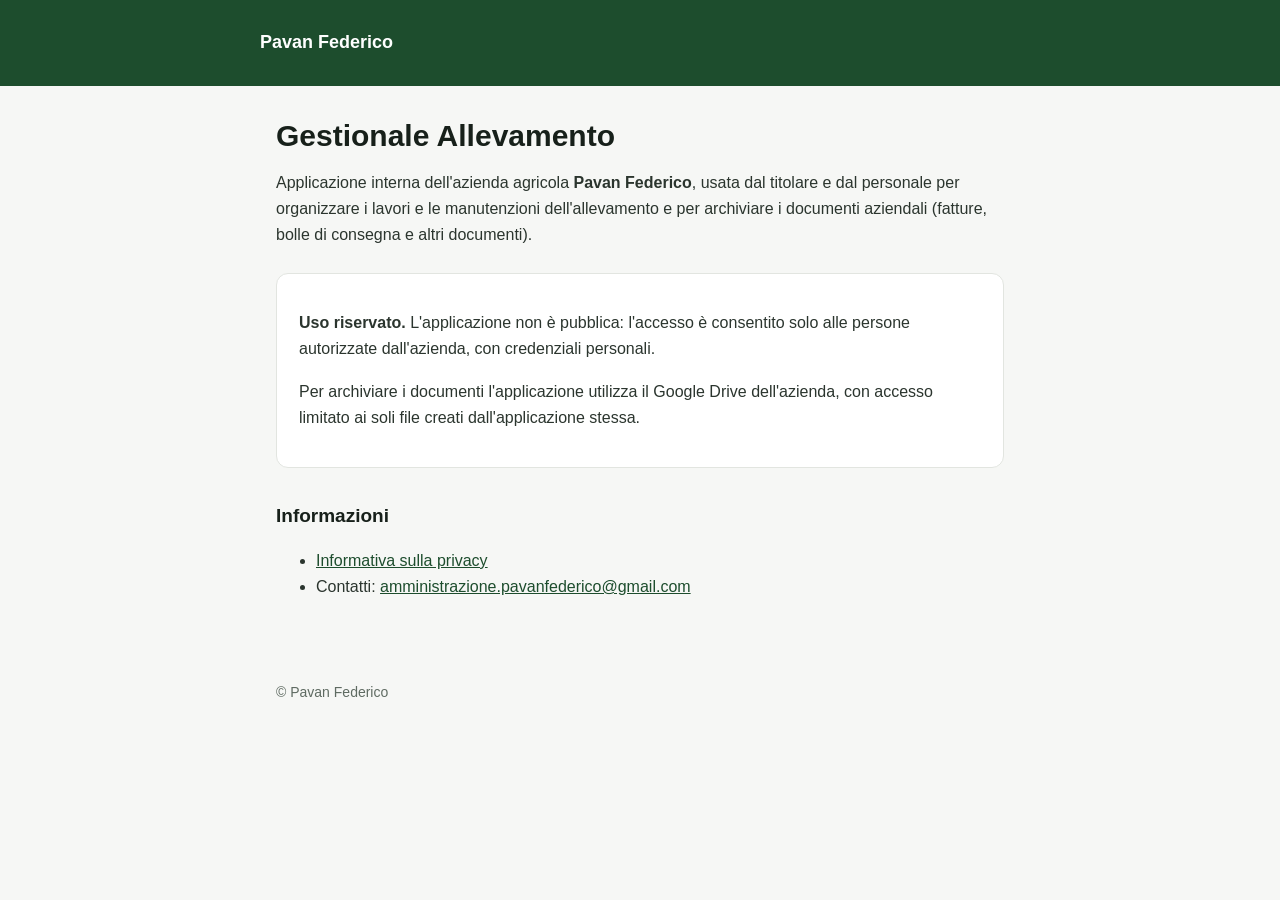
<file: index.html>
<!doctype html>
<html lang="it">
<head>
  <meta charset="utf-8">
  <meta name="viewport" content="width=device-width, initial-scale=1">
  <title>Gestionale Allevamento – Pavan Federico</title>
  <meta name="description" content="Gestionale interno dell'azienda agricola Pavan Federico.">
  <link rel="stylesheet" href="style.css">
</head>
<body>
  <header><div class="wrap"><a href="./">Pavan Federico</a></div></header>
  <main>
    <h1>Gestionale Allevamento</h1>
    <p>Applicazione interna dell'azienda agricola <strong>Pavan Federico</strong>, usata dal titolare e dal personale
    per organizzare i lavori e le manutenzioni dell'allevamento e per archiviare i documenti aziendali
    (fatture, bolle di consegna e altri documenti).</p>
    <div class="card">
      <p><strong>Uso riservato.</strong> L'applicazione non è pubblica: l'accesso è consentito solo alle persone
      autorizzate dall'azienda, con credenziali personali.</p>
      <p>Per archiviare i documenti l'applicazione utilizza il Google Drive dell'azienda, con accesso limitato ai soli
      file creati dall'applicazione stessa.</p>
    </div>
    <h2>Informazioni</h2>
    <ul>
      <li><a href="privacy.html">Informativa sulla privacy</a></li>
      <li>Contatti: <a href="mailto:amministrazione.pavanfederico@gmail.com">amministrazione.pavanfederico@gmail.com</a></li>
    </ul>
  </main>
  <footer>© Pavan Federico</footer>
</body>
</html>
</file>
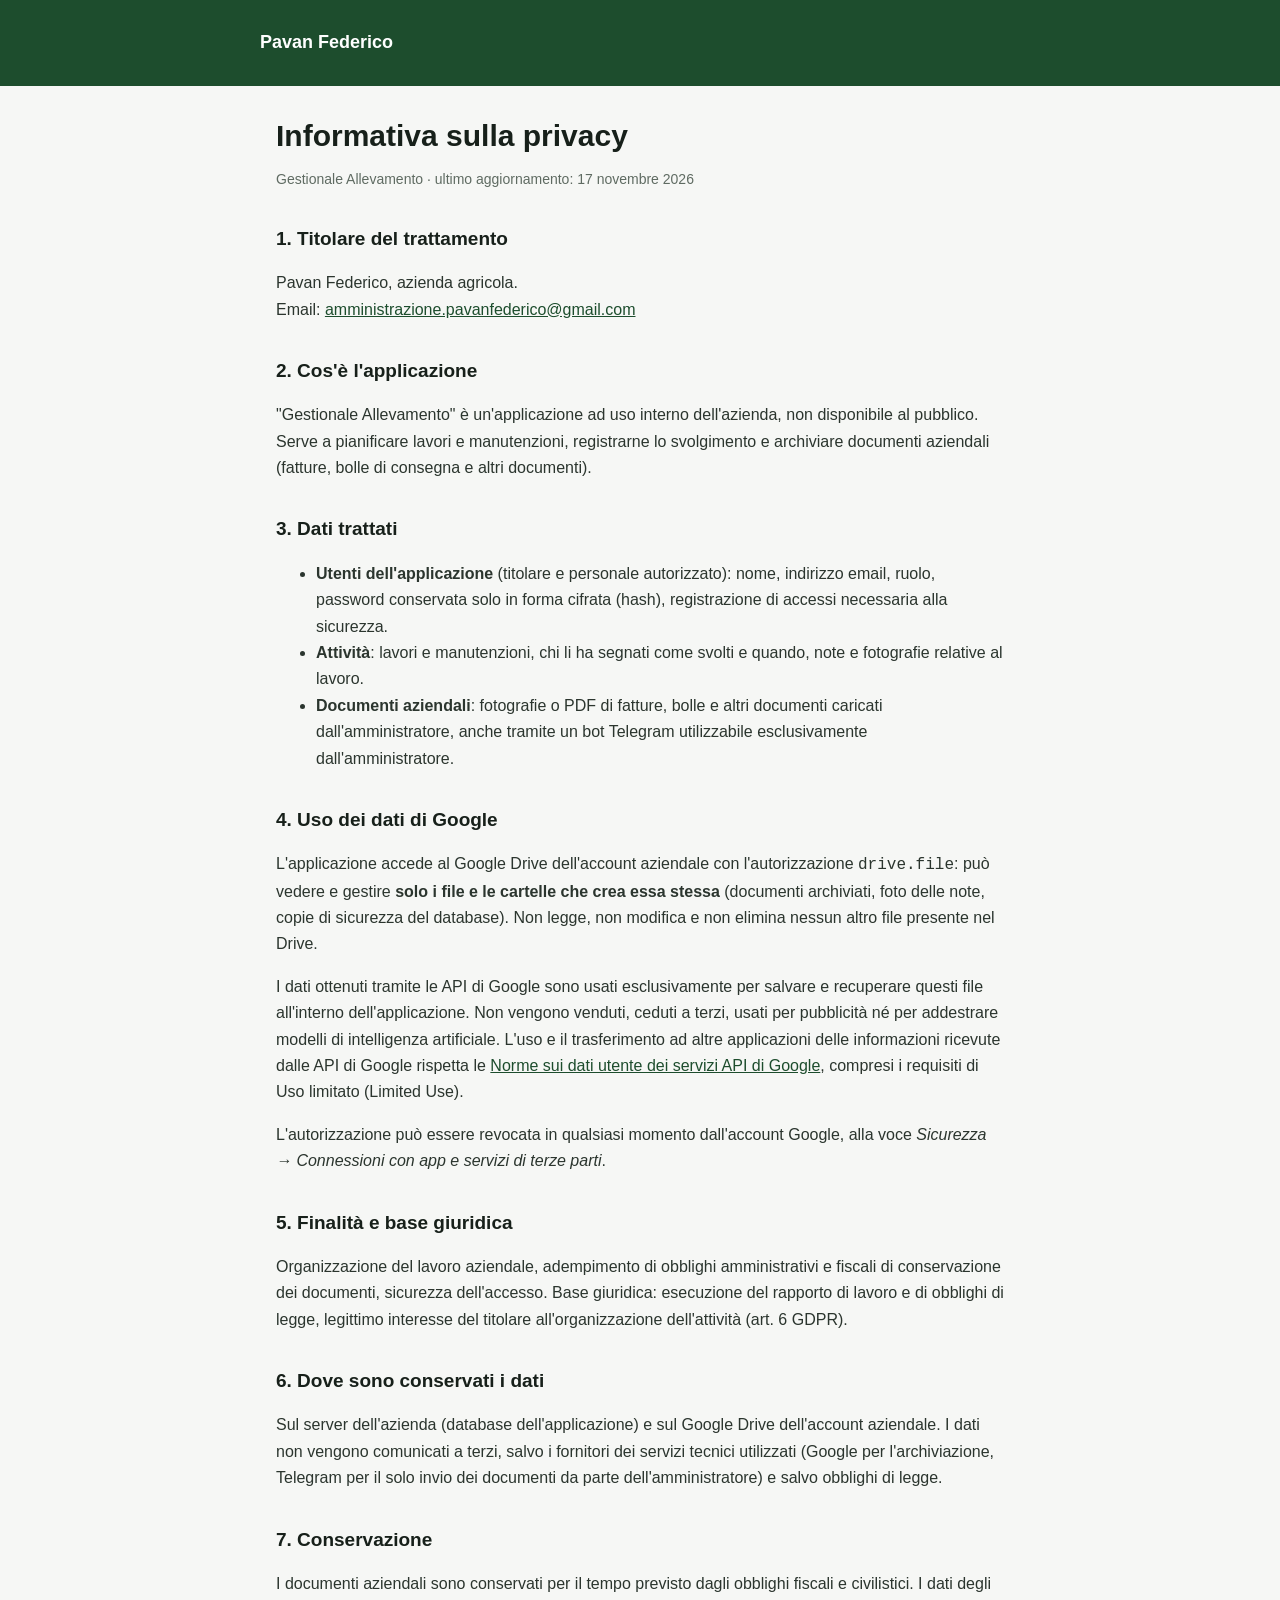
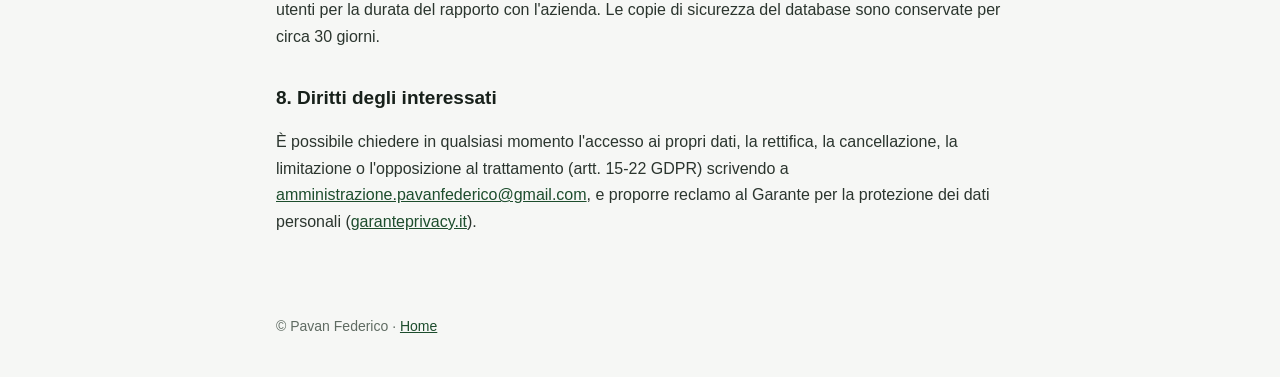
<file: privacy.html>
<!doctype html>
<html lang="it">
<head>
  <meta charset="utf-8">
  <meta name="viewport" content="width=device-width, initial-scale=1">
  <title>Informativa sulla privacy – Gestionale Allevamento</title>
  <link rel="stylesheet" href="style.css">
</head>
<body>
  <header><div class="wrap"><a href="./">Pavan Federico</a></div></header>
  <main>
    <h1>Informativa sulla privacy</h1>
    <p class="muted">Gestionale Allevamento · ultimo aggiornamento: 17 novembre 2026</p>

    <h2>1. Titolare del trattamento</h2>
    <p>Pavan Federico, azienda agricola.<br>
    Email: <a href="mailto:amministrazione.pavanfederico@gmail.com">amministrazione.pavanfederico@gmail.com</a></p>

    <h2>2. Cos'è l'applicazione</h2>
    <p>"Gestionale Allevamento" è un'applicazione ad uso interno dell'azienda, non disponibile al pubblico.
    Serve a pianificare lavori e manutenzioni, registrarne lo svolgimento e archiviare documenti aziendali
    (fatture, bolle di consegna e altri documenti).</p>

    <h2>3. Dati trattati</h2>
    <ul>
      <li><strong>Utenti dell'applicazione</strong> (titolare e personale autorizzato): nome, indirizzo email, ruolo,
      password conservata solo in forma cifrata (hash), registrazione di accessi necessaria alla sicurezza.</li>
      <li><strong>Attività</strong>: lavori e manutenzioni, chi li ha segnati come svolti e quando, note e fotografie
      relative al lavoro.</li>
      <li><strong>Documenti aziendali</strong>: fotografie o PDF di fatture, bolle e altri documenti caricati
      dall'amministratore, anche tramite un bot Telegram utilizzabile esclusivamente dall'amministratore.</li>
    </ul>

    <h2>4. Uso dei dati di Google</h2>
    <p>L'applicazione accede al Google Drive dell'account aziendale con l'autorizzazione
    <code>drive.file</code>: può vedere e gestire <strong>solo i file e le cartelle che crea essa stessa</strong>
    (documenti archiviati, foto delle note, copie di sicurezza del database). Non legge, non modifica e non elimina
    nessun altro file presente nel Drive.</p>
    <p>I dati ottenuti tramite le API di Google sono usati esclusivamente per salvare e recuperare questi file
    all'interno dell'applicazione. Non vengono venduti, ceduti a terzi, usati per pubblicità né per addestrare
    modelli di intelligenza artificiale. L'uso e il trasferimento ad altre applicazioni delle informazioni ricevute
    dalle API di Google rispetta le
    <a href="https://developers.google.com/terms/api-services-user-data-policy">Norme sui dati utente dei servizi API di Google</a>,
    compresi i requisiti di Uso limitato (Limited Use).</p>
    <p>L'autorizzazione può essere revocata in qualsiasi momento dall'account Google, alla voce
    <em>Sicurezza → Connessioni con app e servizi di terze parti</em>.</p>

    <h2>5. Finalità e base giuridica</h2>
    <p>Organizzazione del lavoro aziendale, adempimento di obblighi amministrativi e fiscali di conservazione dei
    documenti, sicurezza dell'accesso. Base giuridica: esecuzione del rapporto di lavoro e di obblighi di legge,
    legittimo interesse del titolare all'organizzazione dell'attività (art. 6 GDPR).</p>

    <h2>6. Dove sono conservati i dati</h2>
    <p>Sul server dell'azienda (database dell'applicazione) e sul Google Drive dell'account aziendale.
    I dati non vengono comunicati a terzi, salvo i fornitori dei servizi tecnici utilizzati (Google per l'archiviazione,
    Telegram per il solo invio dei documenti da parte dell'amministratore) e salvo obblighi di legge.</p>

    <h2>7. Conservazione</h2>
    <p>I documenti aziendali sono conservati per il tempo previsto dagli obblighi fiscali e civilistici.
    I dati degli utenti per la durata del rapporto con l'azienda. Le copie di sicurezza del database sono conservate
    per circa 30 giorni.</p>

    <h2>8. Diritti degli interessati</h2>
    <p>È possibile chiedere in qualsiasi momento l'accesso ai propri dati, la rettifica, la cancellazione, la limitazione
    o l'opposizione al trattamento (artt. 15-22 GDPR) scrivendo a
    <a href="mailto:amministrazione.pavanfederico@gmail.com">amministrazione.pavanfederico@gmail.com</a>,
    e proporre reclamo al Garante per la protezione dei dati personali (<a href="https://www.garanteprivacy.it">garanteprivacy.it</a>).</p>
  </main>
  <footer>© Pavan Federico · <a href="./">Home</a></footer>
</body>
</html>
</file>
<file: style.css>
:root { --verde: #1d4d2d; --testo: #17201a; --tenue: #5f6b62; --sfondo: #f6f7f5; --bordo: #e2e5e0; }
* { box-sizing: border-box; }
body { margin: 0; background: var(--sfondo); color: var(--testo); font: 16px/1.65 -apple-system, BlinkMacSystemFont, "Segoe UI", Roboto, sans-serif; }
header { background: var(--verde); color: #fff; padding: 28px 16px; }
header .wrap, main { max-width: 760px; margin: 0 auto; }
header a { color: #fff; text-decoration: none; font-weight: 700; font-size: 18px; }
main { padding: 32px 16px 64px; }
h1 { font-size: 30px; line-height: 1.2; margin: 0 0 8px; }
h2 { font-size: 19px; margin: 32px 0 8px; }
p, li { color: #2b352e; }
.muted { color: var(--tenue); font-size: 14px; }
.card { background: #fff; border: 1px solid var(--bordo); border-radius: 12px; padding: 20px 22px; margin-top: 24px; }
a { color: var(--verde); }
footer { max-width: 760px; margin: 0 auto; padding: 0 16px 40px; color: var(--tenue); font-size: 14px; }
</file>
